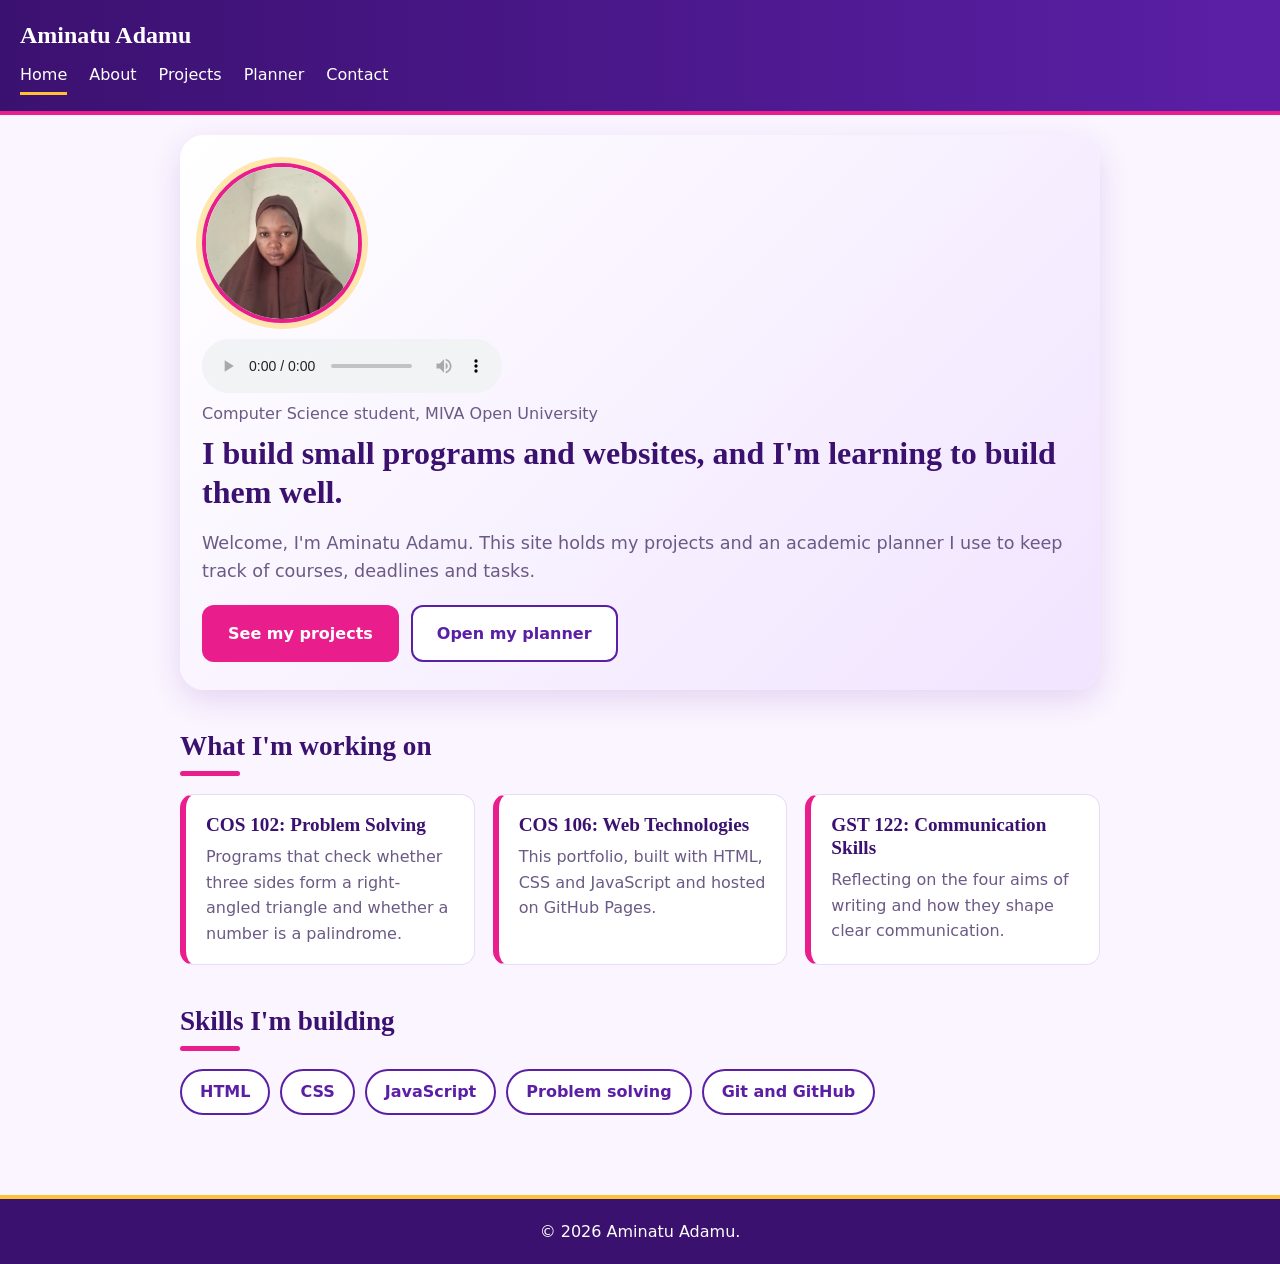
<file: index.html>
<!DOCTYPE html>
<html lang="en">
<head>
  <meta charset="UTF-8">
  <meta name="viewport" content="width=device-width, initial-scale=1">
  <title>Aminatu Adamu | Computer Science Student</title>
  <meta name="description" content="Portfolio and academic planner of Aminatu Adamu, a Computer Science student at MIVA Open University.">
  <link rel="stylesheet" href="css/style.css">
</head>
<body>

  <header class="site-header">
    <a class="brand" href="index.html">Aminatu Adamu</a>
    <nav aria-label="Main navigation">
      <ul class="nav-links">
        <li><a href="index.html" class="active">Home</a></li>
        <li><a href="about.html">About</a></li>
        <li><a href="projects.html">Projects</a></li>
        <li><a href="planner.html">Planner</a></li>
        <li><a href="contact.html">Contact</a></li>
      </ul>
    </nav>
  </header>

  <main>
    <section class="hero">
      <img src="profile.jpg" alt="Photo of Aminatu Adamu" class="profile-pic">
      <audio controls>
  <source src="music.mp3" type="audio/mpeg">
</audio>
      <p class="hero-role">Computer Science student, MIVA Open University</p>
      <h1>I build small programs and websites, and I'm learning to build them well.</h1>
      <p class="hero-text">
        Welcome, I'm Aminatu Adamu. This site holds my projects and an academic planner
        I use to keep track of courses, deadlines and tasks.
      </p>
      <div class="hero-actions">
        <a class="btn btn-primary" href="projects.html">See my projects</a>
        <a class="btn btn-secondary" href="planner.html">Open my planner</a>
      </div>
    </section>

    <section class="section">
      <h2>What I'm working on</h2>
      <div class="grid">
        <article class="card">
          <h3>COS 102: Problem Solving</h3>
          <p>Programs that check whether three sides form a right-angled triangle and whether a number is a palindrome.</p>
        </article>
        <article class="card">
          <h3>COS 106: Web Technologies</h3>
          <p>This portfolio, built with HTML, CSS and JavaScript and hosted on GitHub Pages.</p>
        </article>
        <article class="card">
          <h3>GST 122: Communication Skills</h3>
          <p>Reflecting on the four aims of writing and how they shape clear communication.</p>
        </article>
      </div>
    </section>

    <section class="section">
      <h2>Skills I'm building</h2>
      <ul class="skills">
        <li>HTML</li>
        <li>CSS</li>
        <li>JavaScript</li>
        <li>Problem solving</li>
        <li>Git and GitHub</li>
      </ul>
    </section>
  </main>

  <footer class="site-footer">
    <p>&copy; 2026 Aminatu Adamu.</p>
  </footer>

</body>
</html>
</file>
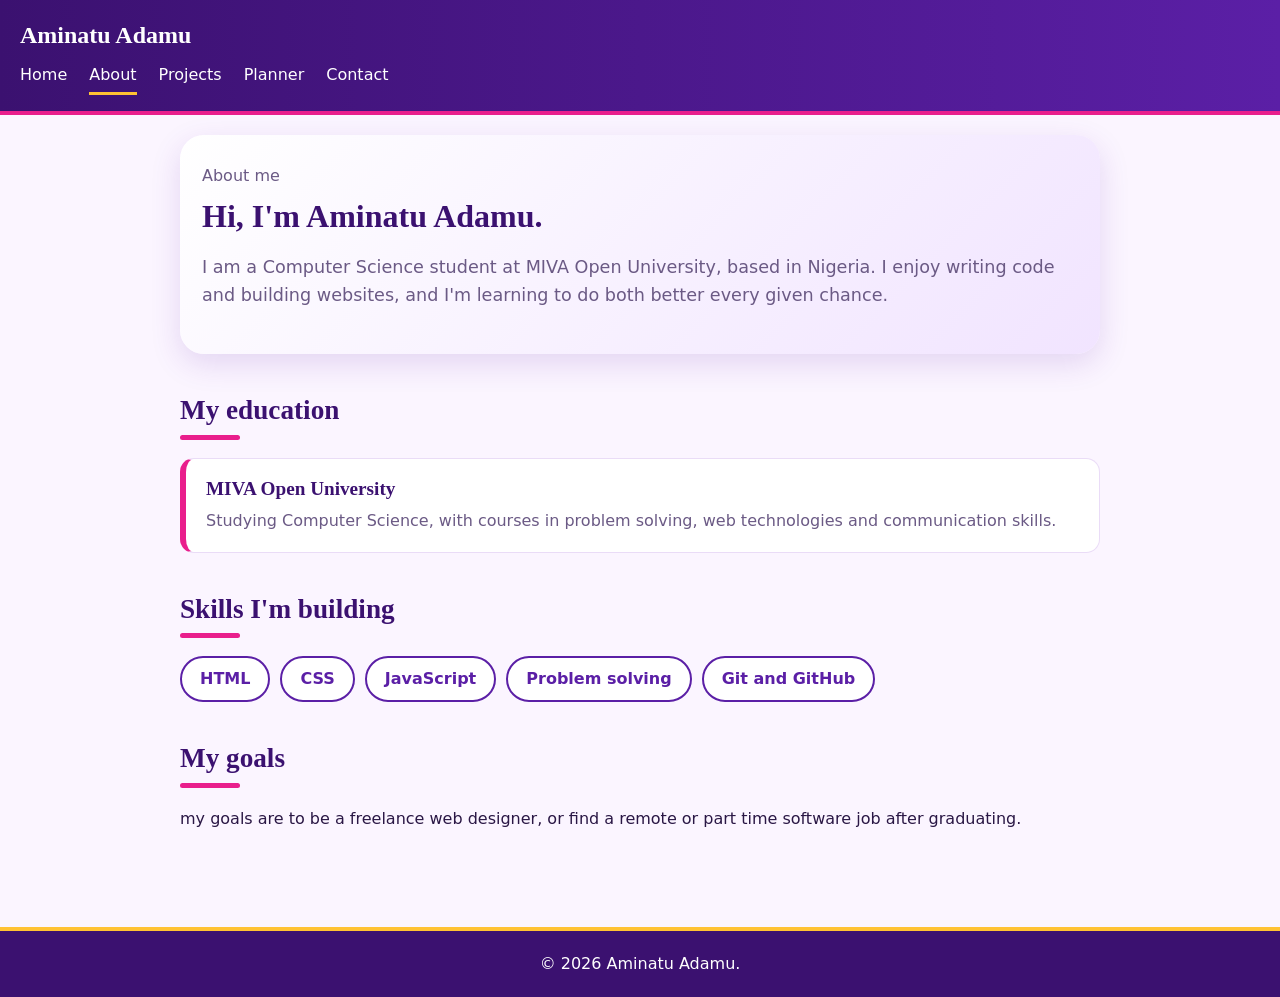
<file: about.html>
<!DOCTYPE html>
<html lang="en">
<head>
  <meta charset="UTF-8">
  <meta name="viewport" content="width=device-width, initial-scale=1">
  <title>About | Aminatu Adamu</title>
  <meta name="description" content="About Aminatu Adamu, a Computer Science student at MIVA Open University.">
  <link rel="stylesheet" href="css/style.css">
</head>
<body>

  <header class="site-header">
    <a class="brand" href="index.html">Aminatu Adamu</a>
    <nav aria-label="Main navigation">
      <ul class="nav-links">
        <li><a href="index.html">Home</a></li>
        <li><a href="about.html" class="active">About</a></li>
        <li><a href="projects.html">Projects</a></li>
        <li><a href="planner.html">Planner</a></li>
        <li><a href="contact.html">Contact</a></li>
      </ul>
    </nav>
  </header>

  <main>
    <section class="hero">
      <p class="hero-role">About me</p>
      <h1>Hi, I'm Aminatu Adamu.</h1>
      <p class="hero-text">
        I am a Computer Science student at MIVA Open University, based in Nigeria. I enjoy writing code and
        building websites, and I'm learning to do both better every given chance.
      </p>
    </section>

    <section class="section">
      <h2>My education</h2>
      <div class="grid">
        <article class="card">
          <h3>MIVA Open University</h3>
          <p>Studying Computer Science, with courses in problem solving, web technologies and communication skills.</p>
        </article>
      </div>
    </section>

    <section class="section">
      <h2>Skills I'm building</h2>
      <ul class="skills">
        <li>HTML</li>
        <li>CSS</li>
        <li>JavaScript</li>
        <li>Problem solving</li>
        <li>Git and GitHub</li>
      </ul>
    </section>

    <section class="section">
      <h2>My goals</h2>
      <p>my goals are to be a freelance web designer, or find a remote or part time software job after graduating.</p>
    </section>
  </main>

  <footer class="site-footer">
    <p>&copy; 2026 Aminatu Adamu.</p>
  </footer>

</body>
</html>
</file>
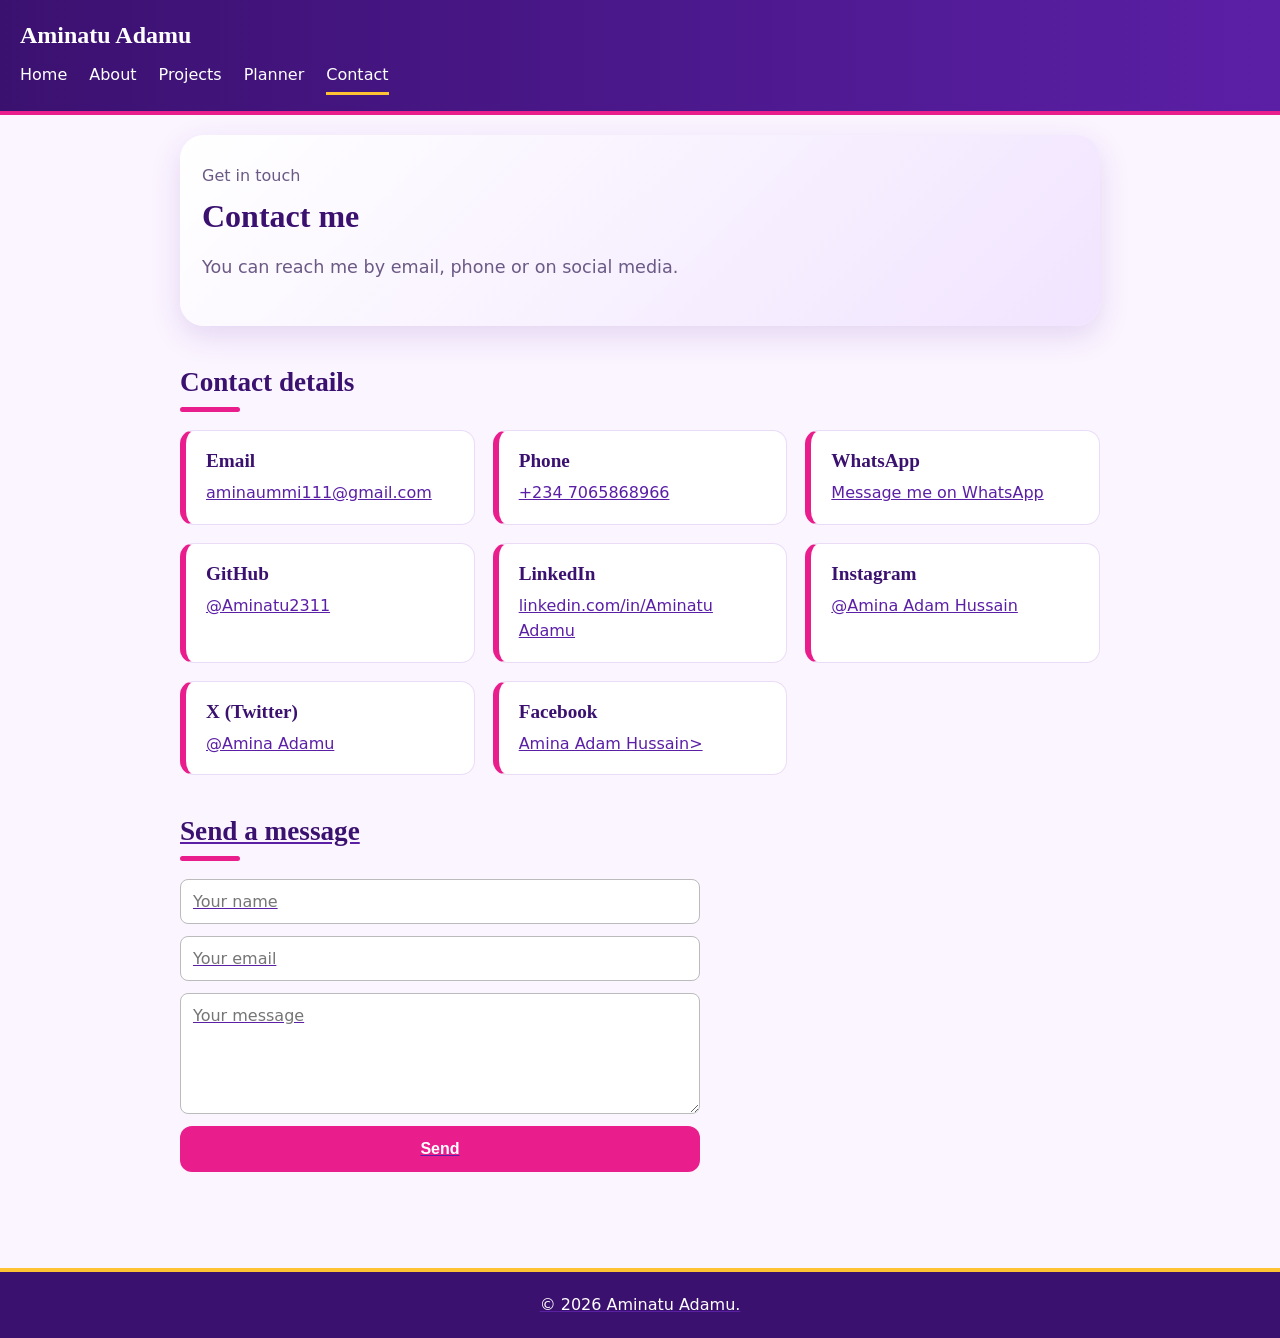
<file: contact.html>
<!DOCTYPE html>
<html lang="en">
<head>
  <meta charset="UTF-8">
  <meta name="viewport" content="width=device-width, initial-scale=1">
  <title>Contact | Aminatu Adamu</title>
  <meta name="description" content="Contact Aminatu Adamu by email, phone or social media.">
  <link rel="stylesheet" href="css/style.css">
  <style>
    .contact-form { display: grid; gap: 12px; max-width: 520px; }
    .contact-form input, .contact-form textarea { padding: 12px; font-size: 1rem; border: 1px solid #bbb; border-radius: 8px; font-family: inherit; }
    .contact-form button { cursor: pointer; border: none; font-size: 1rem; }
    #formMsg { margin-top: 12px; font-weight: bold; }
    .contact-card a { word-break: break-word; }
  </style>
</head>
<body>

  <header class="site-header">
    <a class="brand" href="index.html">Aminatu Adamu</a>
    <nav aria-label="Main navigation">
      <ul class="nav-links">
        <li><a href="index.html">Home</a></li>
        <li><a href="about.html">About</a></li>
        <li><a href="projects.html">Projects</a></li>
        <li><a href="planner.html">Planner</a></li>
        <li><a href="contact.html" class="active">Contact</a></li>
      </ul>
    </nav>
  </header>

  <main>
    <section class="hero">
      <p class="hero-role">Get in touch</p>
      <h1>Contact me</h1>
      <p class="hero-text">You can reach me by email, phone or on social media.</p>
    </section>

    <section class="section">
      <h2>Contact details</h2>
      <div class="grid">
        <article class="card contact-card">
          <h3>Email</h3>
          <p><a href="aminaummi111L@gmail.com">aminaummi111@gmail.com</a></p>
        </article>
        <article class="card contact-card">
          <h3>Phone</h3>
          <p><a href="tel:+2347065868966">+234 7065868966</a></p>
        </article>
        <article class="card contact-card">
          <h3>WhatsApp</h3>
          <p><a href="https://wa.me/2347065868966">Message me on WhatsApp</a></p>
        </article>
        <article class="card contact-card">
          <h3>GitHub</h3>
          <p><a href="https://github.com/Aminatu2311">@Aminatu2311</a></p>
        </article>
        <article class="card contact-card">
          <h3>LinkedIn</h3>
          <p><a href="https://www.linkedin.com/in/Aminatu Adamu">linkedin.com/in/Aminatu Adamu</a></p>
        </article>
        <article class="card contact-card">
          <h3>Instagram</h3>
          <p><a href="https://www.instagram.com/Amina Adam Husssain">@Amina Adam Hussain</a></p>
        </article>
        <article class="card contact-card">
          <h3>X (Twitter)</h3>
          <p><a href="https://x.com/Amina Adamu">@Amina Adamu</a></p>
        </article>
        <article class="card contact-card">
          <h3>Facebook</h3>
          <p><a href="https://www.facebook.com/Amina Adam Hussain">Amina Adam Hussain></p>
        </article>
      </div>
    </section>
 
    <section class="section">
      <h2>Send a message</h2>
      <form id="contactForm" class="contact-form">
        <input type="text" id="name" placeholder="Your name" required>
        <input type="email" id="email" placeholder="Your email" required>
        <textarea id="message" rows="5" placeholder="Your message" required></textarea>
        <button type="submit" class="btn btn-primary">Send</button>
      </form>
      <p id="formMsg"></p>
    </section>
  </main>

  <footer class="site-footer">
    <p>&copy; 2026 Aminatu Adamu.</p>
  </footer>

  <script>
    document.getElementById("contactForm").addEventListener("submit", function (e) {
      e.preventDefault();
      var name = document.getElementById("name").value.trim();
      var msg = document.getElementById("formMsg");
      if (name.length < 2) {
        msg.textContent = "Please enter your name.";
        return;
      }
      msg.textContent = "Thank you, " + name + "! Your message has been received.";
      this.reset();
    });
  </script>
</body>
</html
</file>
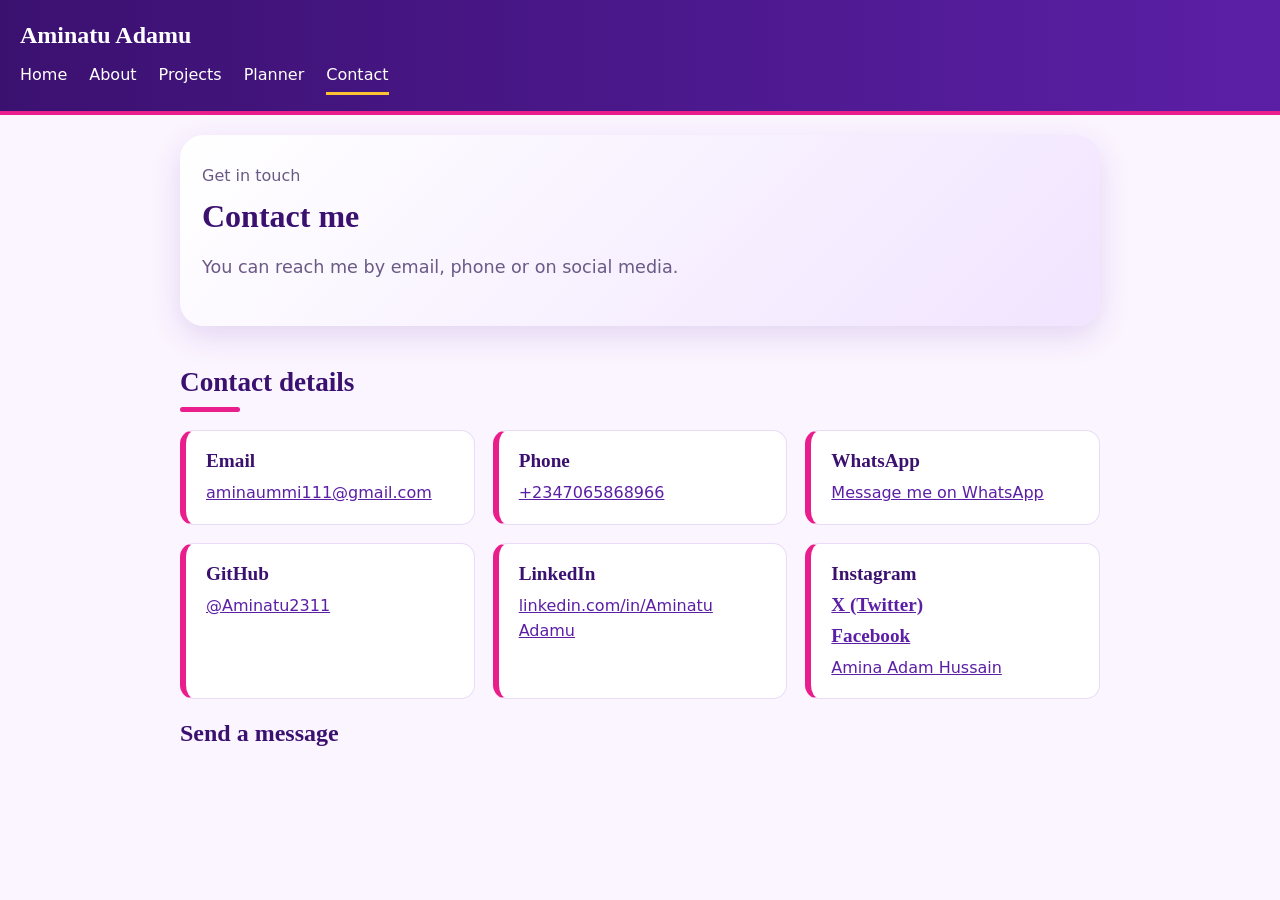
<file: contacts.html>
<!DOCTYPE html>
<html lang="en">
<head>
  <meta charset="UTF-8">
  <meta name="viewport" content="width=device-width, initial-scale=1">
  <title>Contact | Aminatu Adamu</title>
  <meta name="description" content="Contact Aminatu Adamu by email, phone or social media.">
  <link rel="stylesheet" href="css/style.css">
  <style>
    .contact-form { display: grid; gap: 12px; max-width: 520px; }
    .contact-form input, .contact-form textarea { padding: 12px; font-size: 1rem; border: 1px solid #bbb; border-radius: 8px; font-family: inherit; }
    .contact-form button { cursor: pointer; border: none; font-size: 1rem; }
    #formMsg { margin-top: 12px; font-weight: bold; }
    .contact-card a { word-break: break-word; }
  </style>
</head>
<body>

  <header class="site-header">
    <a class="brand" href="index.html">Aminatu Adamu</a>
    <nav aria-label="Main navigation">
      <ul class="nav-links">
        <li><a href="index.html">Home</a></li>
        <li><a href="about.html">About</a></li>
        <li><a href="projects.html">Projects</a></li>
        <li><a href="planner.html">Planner</a></li>
        <li><a href="contact.html" class="active">Contact</a></li>
      </ul>
    </nav>
  </header>

  <main>
    <section class="hero">
      <p class="hero-role">Get in touch</p>
      <h1>Contact me</h1>
      <p class="hero-text">You can reach me by email, phone or on social media.</p>
    </section>

    <section class="section">
      <h2>Contact details</h2>
      <div class="grid">
        <article class="card contact-card">
          <h3>Email</h3>
          <p><a href="mailto:aminaummi111@gmail.com">aminaummi111@gmail.com</a></p>
        </article>
        <article class="card contact-card">
          <h3>Phone</h3>
          <p><a href="tel:+2347065868966">+2347065868966</a></p>
        </article>
        <article class="card contact-card">
          <h3>WhatsApp</h3>
          <p><a href="https://wa.me/2347065868966">Message me on WhatsApp</a></p>
        </article>
        <article class="card contact-card">
          <h3>GitHub</h3>
          <p><a href="https://github.com/Aminatu2311">@Aminatu2311</a></p>
        </article>
        <article class="card contact-card">
          <h3>LinkedIn</h3>
          <p><a href="https://www.linkedin.com/in/Aminatu Adamu">linkedin.com/in/Aminatu Adamu</a></p>
        </article>
        <article class="card contact-card">
          <h3>Instagram</h3>
          <p><a href="https://www.instagram.com/Amina Adam Hussain</a></p>
        </article>
        <article class="card contact-card">
          <h3>X (Twitter)</h3>
          <p><a href="https://x.com/AMINATU ADAMU</a></p>
        </article>
        <article class="card contact-card">
          <h3>Facebook</h3>
          <p><a href="https://www.facebook.com/YOUR-PROFILE">Amina Adam Hussain</a></p>
        </article>
      </div>
    </section

    <section class="section">
      <h2>Send a message</h2>
      <form id="contactFo
</file>
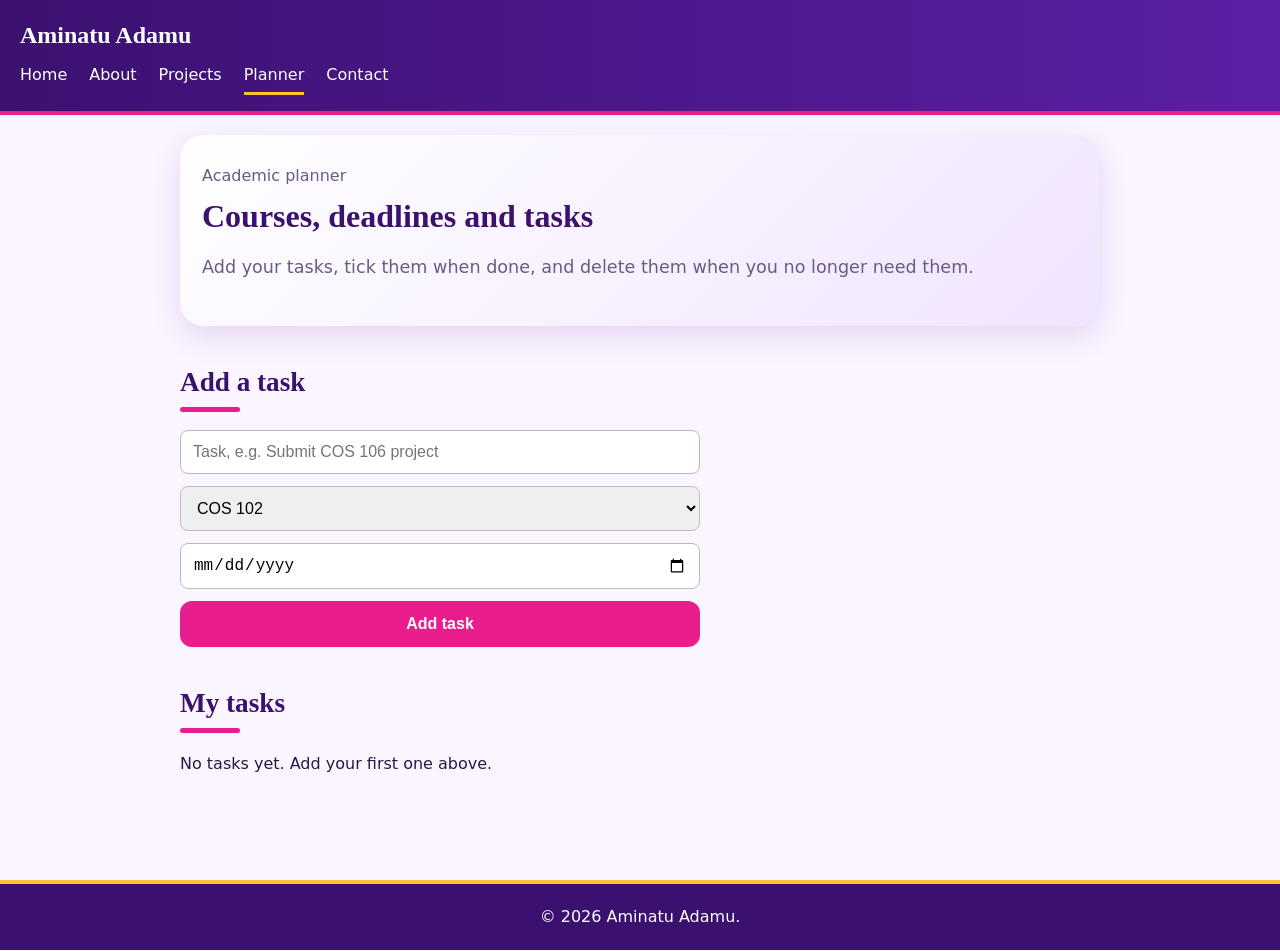
<file: planner.html>
<!DOCTYPE html>
<html lang="en">
<head>
  <meta charset="UTF-8">
  <meta name="viewport" content="width=device-width, initial-scale=1">
  <title>Planner | Aminatu Adamu</title>
  <meta name="description" content="Academic planner of Aminatu Adamu.">
  <link rel="stylesheet" href="css/style.css">
  <style>
    .planner-form { display: grid; gap: 12px; max-width: 520px; }
    .planner-form input, .planner-form select { padding: 12px; font-size: 1rem; border: 1px solid #bbb; border-radius: 8px; }
    .planner-form button { cursor: pointer; border: none; font-size: 1rem; }
    .task-list { list-style: none; padding: 0; margin-top: 24px; max-width: 520px; }
    .task-list li { display: flex; align-items: center; gap: 10px; background: #fff; border: 1px solid #ddd; border-radius: 10px; padding: 12px; margin-bottom: 10px; }
    .task-list .info { flex: 1; }
    .task-list .done .info { text-decoration: line-through; opacity: 0.6; }
    .task-list small { display: block; color: #666; }
    .task-list button { background: none; border: 1px solid #c33; color: #c33; border-radius: 6px; padding: 6px 10px; cursor: pointer; }
  </style>
</head>
<body>

  <header class="site-header">
    <a class="brand" href="index.html">Aminatu Adamu</a>
    <nav aria-label="Main navigation">
      <ul class="nav-links">
        <li><a href="index.html">Home</a></li>
        <li><a href="about.html">About</a></li>
        <li><a href="projects.html">Projects</a></li>
        <li><a href="planner.html" class="active">Planner</a></li>
        <li><a href="contact.html">Contact</a></li>
      </ul>
    </nav>
  </header>

  <main>
    <section class="hero">
      <p class="hero-role">Academic planner</p>
      <h1>Courses, deadlines and tasks</h1>
      <p class="hero-text">Add your tasks, tick them when done, and delete them when you no longer need them.</p>
    </section>

    <section class="section">
      <h2>Add a task</h2>
      <form id="taskForm" class="planner-form">
        <input type="text" id="taskName" placeholder="Task, e.g. Submit COS 106 project" required>
        <select id="taskCourse">
          <option>COS 102</option>
          <option>COS 106</option>
          <option>GST 122</option>
          <option>Other</option>
        </select>
        <input type="date" id="taskDate" required>
        <button type="submit" class="btn btn-primary">Add task</button>
      </form>
    </section>

    <section class="section">
      <h2>My tasks</h2>
      <p id="emptyMsg">No tasks yet. Add your first one above.</p>
      <ul id="taskList" class="task-list"></ul>
    </section>
  </main>

  <footer class="site-footer">
    <p>&copy; 2026 Aminatu Adamu.</p>
  </footer>

  <script>
    var tasks = [];
    try { tasks = JSON.parse(localStorage.getItem("tasks")) || []; } catch (e) { tasks = []; }

    var form = document.getElementById("taskForm");
    var list = document.getElementById("taskList");
    var emptyMsg = document.getElementById("emptyMsg");

    function save() {
      try { localStorage.setItem("tasks", JSON.stringify(tasks)); } catch (e) {}
    }

    function render() {
      list.innerHTML = "";
      emptyMsg.style.display = tasks.length ? "none" : "block";
      tasks.forEach(function (t, i) {
        var li = document.createElement("li");
        if (t.done) li.className = "done";

        var box = document.createElement("input");
        box.type = "checkbox";
        box.checked = t.done;
        box.onchange = function () { tasks[i].done = box.checked; save(); render(); };

        var info = document.createElement("div");
        info.className = "info";
        info.textContent = t.name;
        var small = document.createElement("small");
        small.textContent = t.course + " | Due: " + t.date;
        info.appendChild(small);
…
</file>
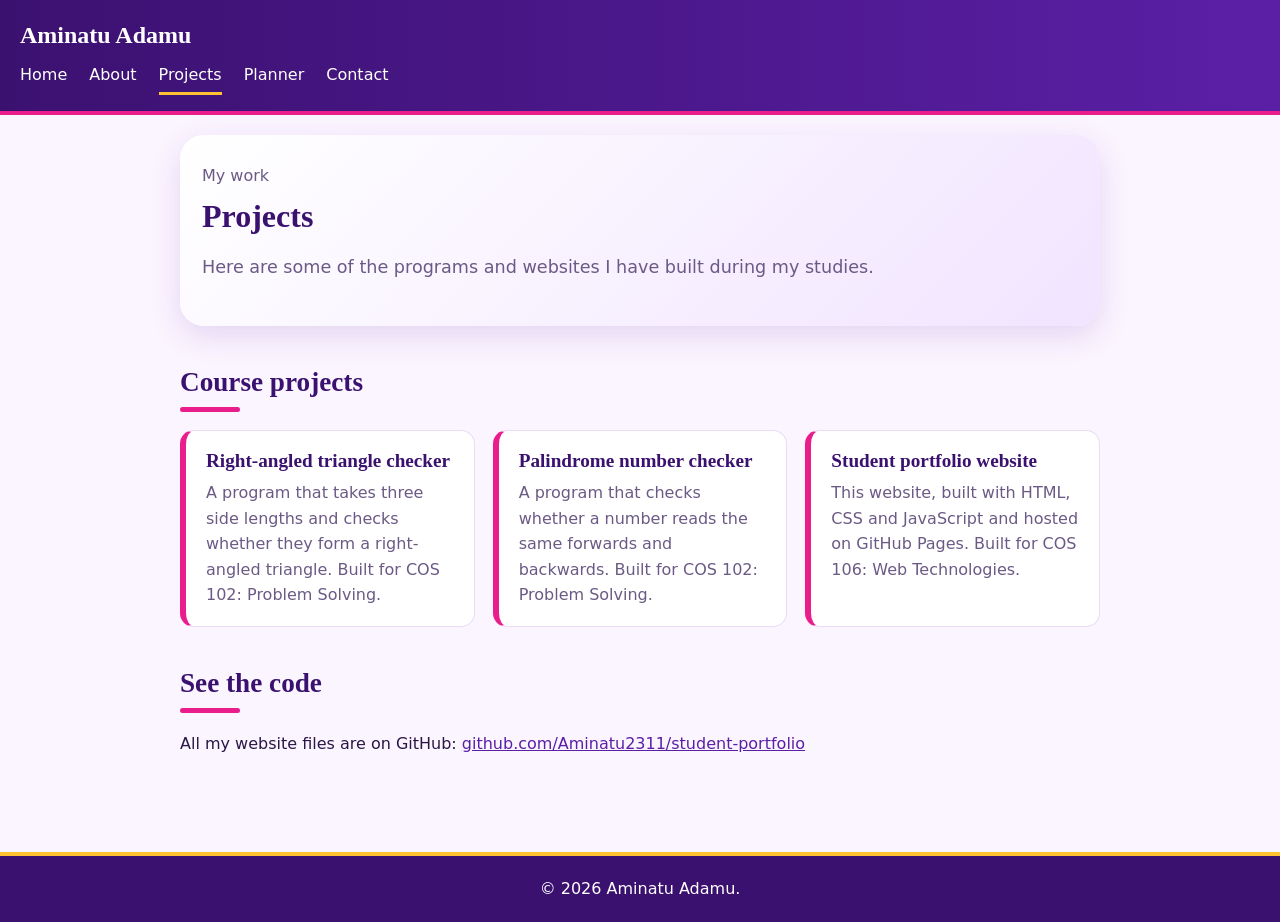
<file: projects.html>
<!DOCTYPE html>
<html lang="en">
<head>
  <meta charset="UTF-8">
  <meta name="viewport" content="width=device-width, initial-scale=1">
  <title>Projects | Aminatu Adamu</title>
  <meta name="description" content="Projects by Aminatu Adamu, a Computer Science student at MIVA Open University.">
  <link rel="stylesheet" href="css/style.css">
</head>
<body>

  <header class="site-header">
    <a class="brand" href="index.html">Aminatu Adamu</a>
    <nav aria-label="Main navigation">
      <ul class="nav-links">
        <li><a href="index.html">Home</a></li>
        <li><a href="about.html">About</a></li>
        <li><a href="projects.html" class="active">Projects</a></li>
        <li><a href="planner.html">Planner</a></li>
        <li><a href="contact.html">Contact</a></li>
      </ul>
    </nav>
  </header>

  <main>
    <section class="hero">
      <p class="hero-role">My work</p>
      <h1>Projects</h1>
      <p class="hero-text">
        Here are some of the programs and websites I have built during my studies.
      </p>
    </section>

    <section class="section">
      <h2>Course projects</h2>
      <div class="grid">
        <article class="card">
          <h3>Right-angled triangle checker</h3>
          <p>A program that takes three side lengths and checks whether they form a right-angled triangle. Built for COS 102: Problem Solving.</p>
        </article>
        <article class="card">
          <h3>Palindrome number checker</h3>
          <p>A program that checks whether a number reads the same forwards and backwards. Built for COS 102: Problem Solving.</p>
        </article>
        <article class="card">
          <h3>Student portfolio website</h3>
          <p>This website, built with HTML, CSS and JavaScript and hosted on GitHub Pages. Built for COS 106: Web Technologies.</p>
        </article>
      </div>
    </section>

    <section class="section">
      <h2>See the code</h2>
      <p>All my website files are on GitHub:
        <a href="https://github.com/Aminatu2311/student-portfolio">github.com/Aminatu2311/student-portfolio</a>
      </p>
    </section>
  </main>

  <footer class="site-footer">
    <p>&copy; 2026 Aminatu Adamu.</p>
  </footer>

</body>
</html>
</file>
<file: css/style.css>
:root{--main:#5b1fa6;--main-dark:#3b1170;--accent:#e91e8c;--gold:#ffc233;--bg:#fbf5ff;--text:#2a1745;--muted:#6b5a85;}
*{box-sizing:border-box;}
html{scroll-behavior:smooth;}
body{margin:0;font-family:system-ui,-apple-system,"Segoe UI",Roboto,Arial,sans-serif;background:var(--bg);color:var(--text);line-height:1.6;}
img{max-width:100%;}
a{color:var(--main);}
h1,h2,h3{font-family:Georgia,"Times New Roman",serif;color:var(--main-dark);line-height:1.2;}

.site-header{background:linear-gradient(90deg,var(--main-dark),var(--main));border-bottom:4px solid var(--accent);padding:16px 20px;position:sticky;top:0;z-index:10;}
.brand{display:block;font-family:Georgia,serif;font-size:1.5rem;font-weight:bold;color:#fff;text-decoration:none;margin-bottom:8px;}
.nav-links{list-style:none;margin:0;padding:0;display:flex;flex-wrap:wrap;gap:6px 22px;}
.nav-links a{display:inline-block;color:#fff;text-decoration:none;padding-bottom:4px;border-bottom:3px solid transparent;transition:transform .2s,color .2s;}
.nav-links a:hover{transform:translateY(-2px);color:#ffe3f1;}
.nav-links a.active{border-bottom-color:var(--gold);}

main{max-width:960px;margin:0 auto;padding:0 20px 40px;}
main>section{animation:fadeUp .7s ease both;}

.hero{background:linear-gradient(135deg,#fff,#f1e4ff);border-radius:24px;padding:28px 22px;margin-top:20px;box-shadow:0 10px 30px rgba(91,31,166,.15);}
.profile-pic{display:block;width:160px;height:160px;object-fit:cover;border-radius:50%;border:4px solid var(--accent);box-shadow:0 0 0 6px rgba(255,194,51,.4);margin-bottom:16px;animation:float 3s ease-in-out infinite;}
.hero-role{color:var(--muted);margin:0 0 8px;}
.hero h1{font-size:2rem;margin:0 0 14px;}
.hero-text{color:var(--muted);font-size:1.1rem;}
.hero-actions{display:flex;flex-wrap:wrap;gap:12px;margin-top:20px;}

.btn{display:inline-block;padding:14px 24px;border-radius:12px;font-weight:bold;font-size:1rem;text-decoration:none;text-align:center;border:2px solid transparent;transition:transform .15s,box-shadow .15s;}
.btn:hover{transform:translateY(-3px) scale(1.03);box-shadow:0 8px 18px rgba(233,30,140,.35);}
.btn-primary{background:var(--accent);color:#fff;}
.btn-secondary{background:#fff;color:var(--main);border-color:var(--main);}

.section{margin-top:40px;}
.section h2{font-size:1.7rem;margin:0 0 18px;}
.section h2::after{content:"";display:block;width:60px;height:5px;background:var(--accent);border-radius:5px;margin-top:8px;}

.grid{display:grid;grid-template-columns:repeat(auto-fit,minmax(250px,1fr));gap:18px;}
.card{background:#fff;border:1px solid #eadcf7;border-left:6px solid var(--accent);border-radius:14px;padding:18px 20px;transition:transform .2s,box-shadow .2s;}
.card:hover{transform:translateY(-6px) rotate(-.5deg);box-shadow:0 12px 24px rgba(91,31,166,.25);}
.card h3{margin:0 0 8px;font-size:1.2rem;}
.card p{margin:0;color:var(--muted);}

.skills{list-style:none;padding:0;margin:0;display:flex;flex-wrap:wrap;gap:10px;}
.skills li{background:#fff;border:2px solid var(--main);color:var(--main);border-radius:999px;padding:8px 18px;font-weight:bold;transition:transform .2s,background .2s,color .2s;}
.skills li:hover{background:var(--main);color:#fff;transform:rotate(-3deg) scale(1.1);}

.site-footer{background:var(--main-dark);color:#fff;text-align:center;padding:20px;margin-top:40px;border-top:4px solid var(--gold);}
.site-footer p{margin:0;}

.planner-form input,.planner-form select,.contact-form input,.contact-form textarea{width:100%;}
input:focus,select:focus,textarea:focus{outline:3px solid var(--accent);}

@keyframes fadeUp{from{opacity:0;transform:translateY(20px);}to{opacity:1;transform:translateY(0);}}
@keyframes float{0%,100%{transform:translateY(0);}50%{transform:translateY(-8px);}}

@media (max-width:600px){
  .hero h1{font-size:1.7rem;}
  .btn{width:100%;}
}
@media (prefers-reduced-motion:reduce){
  *{animation:none !important;transition:none !important;}
}
</file>
